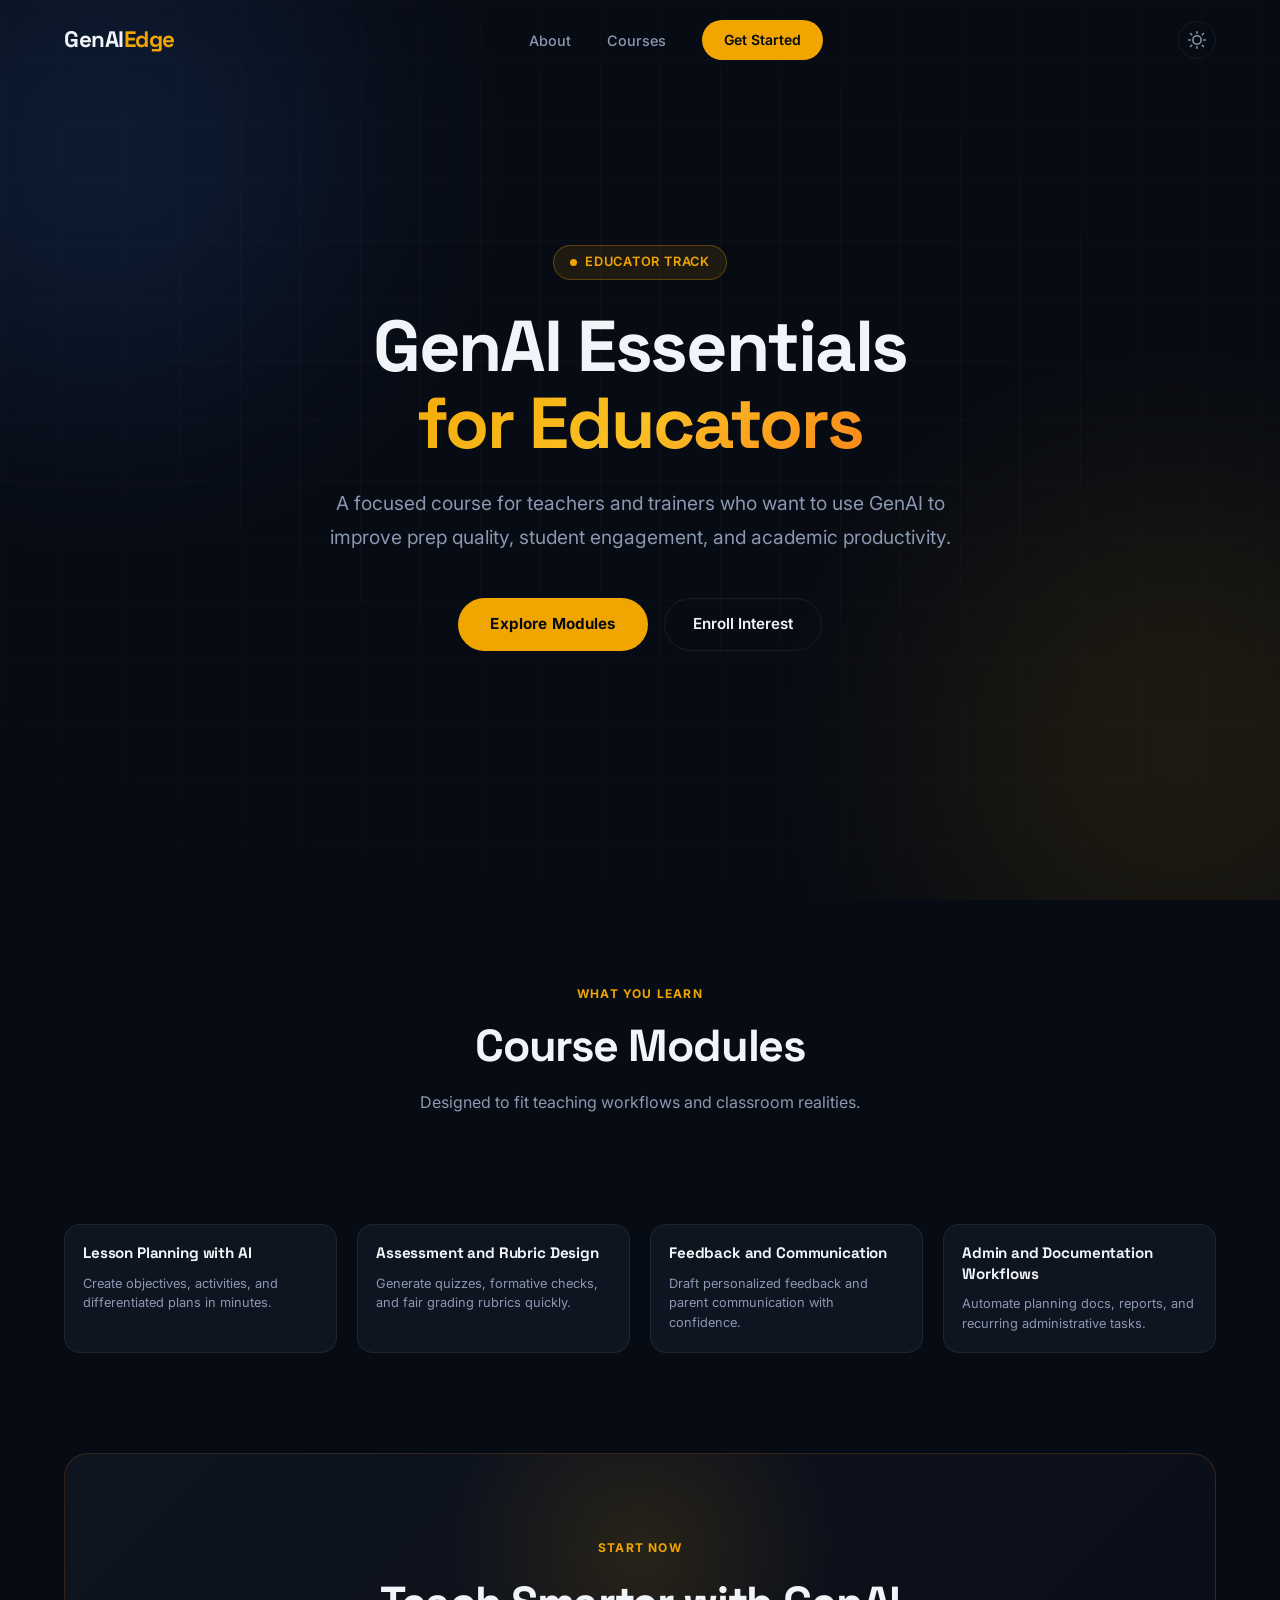
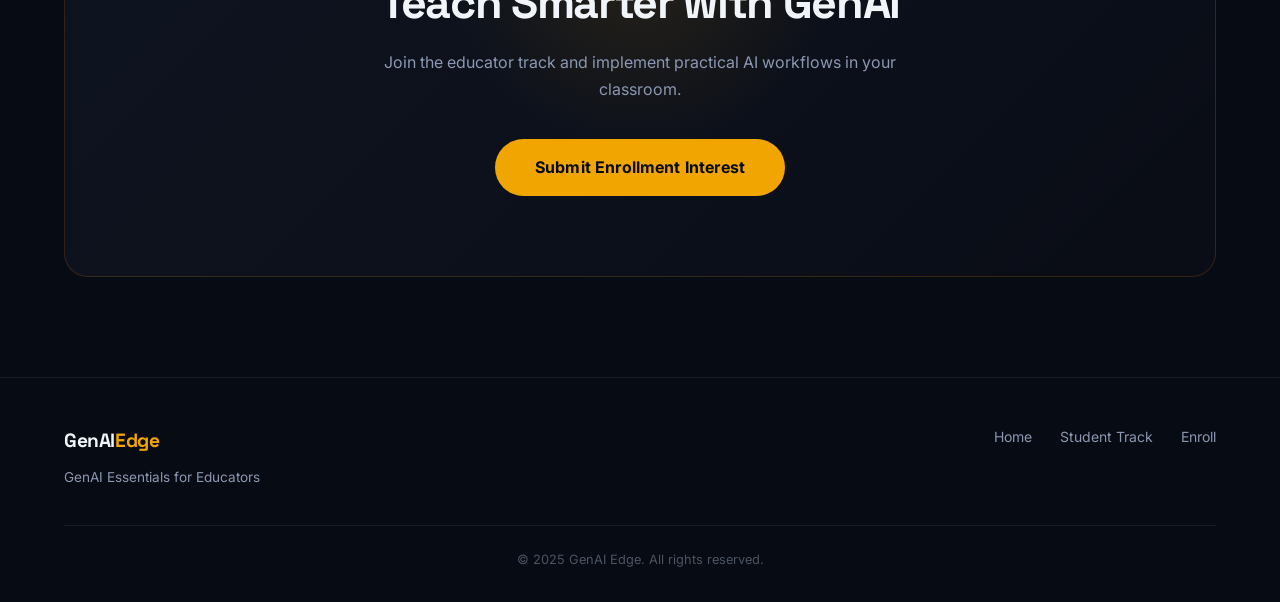
<file: courses-educators.html>
<!DOCTYPE html>
<html lang="en">
<head>
  <meta charset="UTF-8" />
  <meta name="viewport" content="width=device-width, initial-scale=1.0" />
  <meta name="description" content="GenAI Essentials for Educators - Use GenAI for lesson design, assessments, and classroom productivity in 24 hours." />
  <title>GenAI Essentials for Educators | GenAI Edge</title>
  <link rel="stylesheet" href="styles.css" />
  <script>
    (function () {
      var t = localStorage.getItem('genai-edge-theme') || 'dark';
      document.documentElement.setAttribute('data-theme', t);
    })();
  </script>
  <link rel="preconnect" href="https://fonts.googleapis.com" />
  <link rel="preconnect" href="https://fonts.gstatic.com" crossorigin />
  <link href="https://fonts.googleapis.com/css2?family=Inter:wght@300;400;500;600;700;800;900&family=Space+Grotesk:wght@400;500;600;700&display=swap" rel="stylesheet" />
</head>
<body>
  <header class="navbar" id="navbar">
    <div class="nav-container">
      <div class="nav-logo">
        <a href="index.html" class="logo-text">GenAI<span class="logo-accent">Edge</span></a>
      </div>
      <nav class="nav-links" id="navLinks">
        <a href="index.html#about">About</a>
        <a href="index.html#courses">Courses</a>
        <a href="index.html#enroll" class="nav-cta">Get Started</a>
      </nav>
      <div class="nav-right">
        <button class="theme-toggle" id="themeToggle" aria-label="Toggle light/dark theme">
          <svg class="theme-icon theme-icon--sun" width="20" height="20" viewBox="0 0 24 24" fill="none" aria-hidden="true">
            <circle cx="12" cy="12" r="5" stroke="currentColor" stroke-width="1.8" />
            <path d="M12 2v2M12 20v2M4.22 4.22l1.42 1.42M18.36 18.36l1.42 1.42M2 12h2M20 12h2M4.22 19.78l1.42-1.42M18.36 5.64l1.42-1.42" stroke="currentColor" stroke-width="1.8" stroke-linecap="round" />
          </svg>
          <svg class="theme-icon theme-icon--moon" width="20" height="20" viewBox="0 0 24 24" fill="none" aria-hidden="true">
            <path d="M21 12.79A9 9 0 1111.21 3a7 7 0 009.79 9.79z" stroke="currentColor" stroke-width="1.8" stroke-linecap="round" stroke-linejoin="round" />
          </svg>
        </button>
        <button class="hamburger" id="hamburger" aria-label="Toggle menu">
          <span></span><span></span><span></span>
        </button>
      </div>
    </div>
  </header>

  <section class="hero" id="about">
    <div class="hero-bg-grid"></div>
    <div class="hero-glow hero-glow--left"></div>
    <div class="hero-glow hero-glow--right"></div>
    <div class="hero-container">
      <div class="hero-badge">
        <span class="badge-dot"></span>
        <span>Educator Track</span>
      </div>
      <h1 class="hero-title">
        GenAI Essentials
        <span class="hero-title-highlight">for Educators</span>
      </h1>
      <p class="hero-description">
        A focused course for teachers and trainers who want to use GenAI to improve prep quality,
        student engagement, and academic productivity.
      </p>
      <div class="hero-actions">
        <a href="#modules" class="btn-primary">Explore Modules</a>
        <a href="index.html#enroll" class="btn-secondary">Enroll Interest</a>
      </div>
    </div>
  </section>

  <section class="section-intro" id="modules">
    <div class="container">
      <div class="section-tag">What You Learn</div>
      <h2 class="section-title">Course Modules</h2>
      <p class="section-subtitle">Designed to fit teaching workflows and classroom realities.</p>
    </div>
  </section>

  <section class="gallery-section">
    <div class="container">
      <div class="gallery-grid">
        <article class="use-case-card visible">
          <div class="card-body">
            <h3 class="card-title">Lesson Planning with AI</h3>
            <p class="card-brief">Create objectives, activities, and differentiated plans in minutes.</p>
          </div>
        </article>
        <article class="use-case-card visible">
          <div class="card-body">
            <h3 class="card-title">Assessment and Rubric Design</h3>
            <p class="card-brief">Generate quizzes, formative checks, and fair grading rubrics quickly.</p>
          </div>
        </article>
        <article class="use-case-card visible">
          <div class="card-body">
            <h3 class="card-title">Feedback and Communication</h3>
            <p class="card-brief">Draft personalized feedback and parent communication with confidence.</p>
          </div>
        </article>
        <article class="use-case-card visible">
          <div class="card-body">
            <h3 class="card-title">Admin and Documentation Workflows</h3>
            <p class="card-brief">Automate planning docs, reports, and recurring administrative tasks.</p>
          </div>
        </article>
      </div>
    </div>
  </section>

  <section class="cta-section" id="enroll">
    <div class="container">
      <div class="cta-card">
        <div class="cta-glow"></div>
        <div class="cta-content">
          <div class="section-tag">Start Now</div>
          <h2 class="cta-title">Teach Smarter with GenAI</h2>
          <p class="cta-description">Join the educator track and implement practical AI workflows in your classroom.</p>
          <a href="index.html#enroll" class="btn-primary btn-primary--large">Submit Enrollment Interest</a>
        </div>
      </div>
    </div>
  </section>

  <footer class="footer">
    <div class="container">
      <div class="footer-top">
        <div class="footer-brand">
          <span class="logo-text">GenAI<span class="logo-accent">Edge</span></span>
          <p>GenAI Essentials for Educators</p>
        </div>
        <div class="footer-links">
          <a href="index.html">Home</a>
          <a href="courses-students.html">Student Track</a>
          <a href="#enroll">Enroll</a>
        </div>
      </div>
      <div class="footer-bottom">
        <p>&copy; 2025 GenAI Edge. All rights reserved.</p>
      </div>
    </div>
  </footer>

  <script src="script.js"></script>
</body>
</html>
</file>
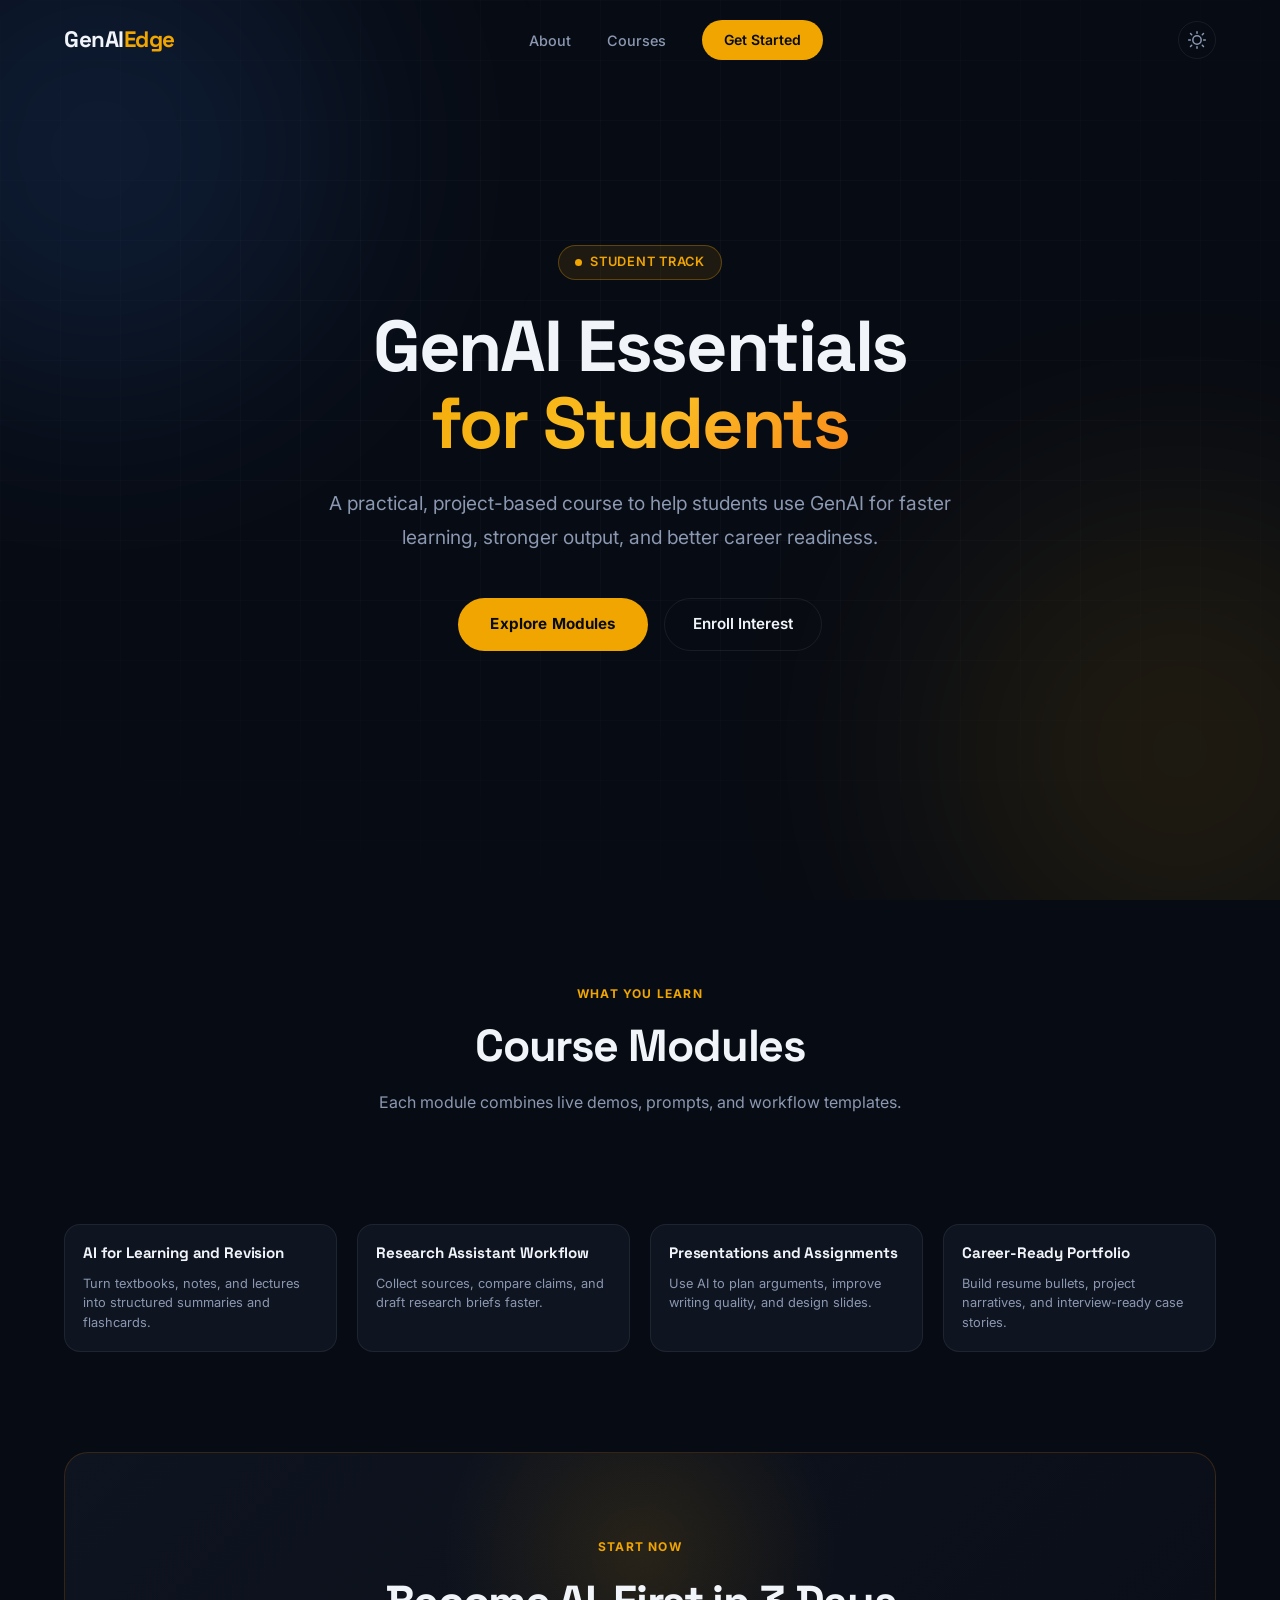
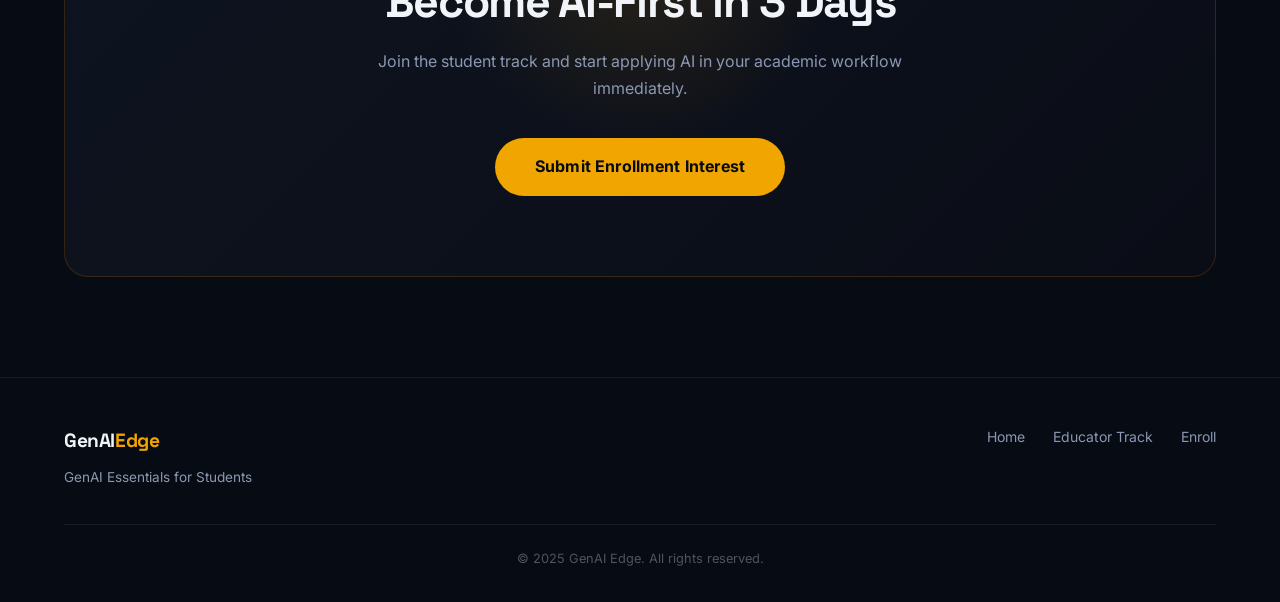
<file: courses-students.html>
<!DOCTYPE html>
<html lang="en">
<head>
  <meta charset="UTF-8" />
  <meta name="viewport" content="width=device-width, initial-scale=1.0" />
  <meta name="description" content="GenAI Essentials for Students - Build AI-first study, research, and career workflows in just 24 hours." />
  <title>GenAI Essentials for Students | GenAI Edge</title>
  <link rel="stylesheet" href="styles.css" />
  <script>
    (function () {
      var t = localStorage.getItem('genai-edge-theme') || 'dark';
      document.documentElement.setAttribute('data-theme', t);
    })();
  </script>
  <link rel="preconnect" href="https://fonts.googleapis.com" />
  <link rel="preconnect" href="https://fonts.gstatic.com" crossorigin />
  <link href="https://fonts.googleapis.com/css2?family=Inter:wght@300;400;500;600;700;800;900&family=Space+Grotesk:wght@400;500;600;700&display=swap" rel="stylesheet" />
</head>
<body>
  <header class="navbar" id="navbar">
    <div class="nav-container">
      <div class="nav-logo">
        <a href="index.html" class="logo-text">GenAI<span class="logo-accent">Edge</span></a>
      </div>
      <nav class="nav-links" id="navLinks">
        <a href="index.html#about">About</a>
        <a href="index.html#courses">Courses</a>
        <a href="index.html#enroll" class="nav-cta">Get Started</a>
      </nav>
      <div class="nav-right">
        <button class="theme-toggle" id="themeToggle" aria-label="Toggle light/dark theme">
          <svg class="theme-icon theme-icon--sun" width="20" height="20" viewBox="0 0 24 24" fill="none" aria-hidden="true">
            <circle cx="12" cy="12" r="5" stroke="currentColor" stroke-width="1.8" />
            <path d="M12 2v2M12 20v2M4.22 4.22l1.42 1.42M18.36 18.36l1.42 1.42M2 12h2M20 12h2M4.22 19.78l1.42-1.42M18.36 5.64l1.42-1.42" stroke="currentColor" stroke-width="1.8" stroke-linecap="round" />
          </svg>
          <svg class="theme-icon theme-icon--moon" width="20" height="20" viewBox="0 0 24 24" fill="none" aria-hidden="true">
            <path d="M21 12.79A9 9 0 1111.21 3a7 7 0 009.79 9.79z" stroke="currentColor" stroke-width="1.8" stroke-linecap="round" stroke-linejoin="round" />
          </svg>
        </button>
        <button class="hamburger" id="hamburger" aria-label="Toggle menu">
          <span></span><span></span><span></span>
        </button>
      </div>
    </div>
  </header>

  <section class="hero" id="about">
    <div class="hero-bg-grid"></div>
    <div class="hero-glow hero-glow--left"></div>
    <div class="hero-glow hero-glow--right"></div>
    <div class="hero-container">
      <div class="hero-badge">
        <span class="badge-dot"></span>
        <span>Student Track</span>
      </div>
      <h1 class="hero-title">
        GenAI Essentials
        <span class="hero-title-highlight">for Students</span>
      </h1>
      <p class="hero-description">
        A practical, project-based course to help students use GenAI for faster learning, stronger output,
        and better career readiness.
      </p>
      <div class="hero-actions">
        <a href="#modules" class="btn-primary">Explore Modules</a>
        <a href="index.html#enroll" class="btn-secondary">Enroll Interest</a>
      </div>
    </div>
  </section>

  <section class="section-intro" id="modules">
    <div class="container">
      <div class="section-tag">What You Learn</div>
      <h2 class="section-title">Course Modules</h2>
      <p class="section-subtitle">Each module combines live demos, prompts, and workflow templates.</p>
    </div>
  </section>

  <section class="gallery-section">
    <div class="container">
      <div class="gallery-grid">
        <article class="use-case-card visible">
          <div class="card-body">
            <h3 class="card-title">AI for Learning and Revision</h3>
            <p class="card-brief">Turn textbooks, notes, and lectures into structured summaries and flashcards.</p>
          </div>
        </article>
        <article class="use-case-card visible">
          <div class="card-body">
            <h3 class="card-title">Research Assistant Workflow</h3>
            <p class="card-brief">Collect sources, compare claims, and draft research briefs faster.</p>
          </div>
        </article>
        <article class="use-case-card visible">
          <div class="card-body">
            <h3 class="card-title">Presentations and Assignments</h3>
            <p class="card-brief">Use AI to plan arguments, improve writing quality, and design slides.</p>
          </div>
        </article>
        <article class="use-case-card visible">
          <div class="card-body">
            <h3 class="card-title">Career-Ready Portfolio</h3>
            <p class="card-brief">Build resume bullets, project narratives, and interview-ready case stories.</p>
          </div>
        </article>
      </div>
    </div>
  </section>

  <section class="cta-section" id="enroll">
    <div class="container">
      <div class="cta-card">
        <div class="cta-glow"></div>
        <div class="cta-content">
          <div class="section-tag">Start Now</div>
          <h2 class="cta-title">Become AI-First in 3 Days</h2>
          <p class="cta-description">Join the student track and start applying AI in your academic workflow immediately.</p>
          <a href="index.html#enroll" class="btn-primary btn-primary--large">Submit Enrollment Interest</a>
        </div>
      </div>
    </div>
  </section>

  <footer class="footer">
    <div class="container">
      <div class="footer-top">
        <div class="footer-brand">
          <span class="logo-text">GenAI<span class="logo-accent">Edge</span></span>
          <p>GenAI Essentials for Students</p>
        </div>
        <div class="footer-links">
          <a href="index.html">Home</a>
          <a href="courses-educators.html">Educator Track</a>
          <a href="#enroll">Enroll</a>
        </div>
      </div>
      <div class="footer-bottom">
        <p>&copy; 2025 GenAI Edge. All rights reserved.</p>
      </div>
    </div>
  </footer>

  <script src="script.js"></script>
</body>
</html>
</file>
<file: styles.css>
/* =============================================
   GenAI Edge – 24 Hrs to AI Fluency
   Stylesheet | styles.css
   ============================================= */

/* ---- Reset & Base ---- */
*, *::before, *::after {
  box-sizing: border-box;
  margin: 0;
  padding: 0;
}

/* ---- Dark theme (default) ---- */
:root,
[data-theme="dark"] {
  --color-bg:           #070b13;
  --color-bg-card:      #0e1420;
  --color-bg-card-alt:  #111827;
  --color-accent:       #f0a500;
  --color-accent-dim:   rgba(240, 165, 0, 0.15);
  --color-accent-glow:  rgba(240, 165, 0, 0.35);
  --color-blue:         #3b82f6;
  --color-blue-dim:     rgba(59, 130, 246, 0.15);
  --color-text-primary: #f1f5f9;
  --color-text-muted:   #8b98b1;
  --color-text-faint:   #4b5563;
  --color-border:       rgba(255, 255, 255, 0.07);
  --color-border-hover: rgba(240, 165, 0, 0.4);
  --color-nav-bg:       rgba(7, 11, 19, 0.95);
  --color-cta-bg:       linear-gradient(135deg, #0e1420 0%, #0a0d16 100%);
  --color-footer-brand: #f1f5f9;
  --shadow-card:        0 4px 24px rgba(0, 0, 0, 0.5);
  --shadow-hover:       0 12px 48px rgba(0, 0, 0, 0.7);
  --hero-glow-left:     rgba(59, 130, 246, 0.4);
  --hero-glow-right:    rgba(240, 165, 0, 0.3);
  --grid-line:          rgba(255, 255, 255, 0.025);
}

/* ---- Light theme ---- */
[data-theme="light"] {
  --color-bg:           #f5f7fa;
  --color-bg-card:      #ffffff;
  --color-bg-card-alt:  #f0f4f8;
  --color-accent:       #d97706;
  --color-accent-dim:   rgba(217, 119, 6, 0.1);
  --color-accent-glow:  rgba(217, 119, 6, 0.3);
  --color-blue:         #2563eb;
  --color-blue-dim:     rgba(37, 99, 235, 0.1);
  --color-text-primary: #0f172a;
  --color-text-muted:   #475569;
  --color-text-faint:   #94a3b8;
  --color-border:       rgba(0, 0, 0, 0.08);
  --color-border-hover: rgba(217, 119, 6, 0.4);
  --color-nav-bg:       rgba(245, 247, 250, 0.95);
  --color-cta-bg:       linear-gradient(135deg, #ffffff 0%, #f0f4f8 100%);
  --color-footer-brand: #0f172a;
  --shadow-card:        0 4px 24px rgba(0, 0, 0, 0.08);
  --shadow-hover:       0 12px 48px rgba(0, 0, 0, 0.15);
  --hero-glow-left:     rgba(59, 130, 246, 0.15);
  --hero-glow-right:    rgba(217, 119, 6, 0.15);
  --grid-line:          rgba(0, 0, 0, 0.04);
}

/* ---- Shared tokens (layout, typography) ---- */
:root {
  --font-main:    'Inter', sans-serif;
  --font-display: 'Space Grotesk', sans-serif;
  --radius-card:  16px;
  --radius-sm:    8px;
  --transition:   0.3s ease;
}

/* Smooth theme transition on all elements */
*, *::before, *::after {
  transition: background-color 0.3s ease, border-color 0.3s ease, color 0.3s ease, box-shadow 0.3s ease;
}

html {
  scroll-behavior: smooth;
  font-size: 16px;
}

body {
  font-family: var(--font-main);
  background-color: var(--color-bg);
  color: var(--color-text-primary);
  line-height: 1.6;
  overflow-x: hidden;
  -webkit-font-smoothing: antialiased;
}

a {
  text-decoration: none;
  color: inherit;
}

img {
  display: block;
  max-width: 100%;
}

.container {
  width: 100%;
  max-width: 1200px;
  margin: 0 auto;
  padding: 0 24px;
}

/* =============================================
   NAVBAR
   ============================================= */
.navbar {
  position: fixed;
  top: 0;
  left: 0;
  right: 0;
  z-index: 1000;
  padding: 0;
  transition: background var(--transition), box-shadow var(--transition);
}

.navbar.scrolled {
  background: var(--color-nav-bg);
  backdrop-filter: blur(12px);
  -webkit-backdrop-filter: blur(12px);
  box-shadow: 0 1px 0 var(--color-border);
}

.nav-container {
  display: flex;
  align-items: center;
  justify-content: space-between;
  max-width: 1200px;
  margin: 0 auto;
  padding: 20px 24px;
}

.nav-logo {
  flex-shrink: 0;
}

.logo-text {
  font-family: var(--font-display);
  font-size: 1.4rem;
  font-weight: 700;
  letter-spacing: -0.02em;
  color: var(--color-text-primary);
}

.logo-accent {
  color: var(--color-accent);
}

.nav-links {
  display: flex;
  align-items: center;
  gap: 36px;
}

.nav-links a {
  font-size: 0.9rem;
  font-weight: 500;
  color: var(--color-text-muted);
  transition: color var(--transition);
}

.nav-links a:hover {
  color: var(--color-text-primary);
}

.nav-cta {
  background: var(--color-accent) !important;
  color: #070b13 !important;
  padding: 9px 22px;
  border-radius: 50px;
  font-weight: 600 !important;
  font-size: 0.875rem !important;
  transition: background var(--transition), transform var(--transition), box-shadow var(--transition) !important;
}

.nav-cta:hover {
  background: #fbbf24 !important;
  transform: translateY(-1px);
  box-shadow: 0 4px 16px var(--color-accent-glow);
}

/* ---- Theme toggle button ---- */
.nav-right {
  display: flex;
  align-items: center;
  gap: 12px;
}

.theme-toggle {
  display: flex;
  align-items: center;
  justify-content: center;
  width: 38px;
  height: 38px;
  border-radius: 50%;
  border: 1px solid var(--color-border);
  background: transparent;
  color: var(--color-text-muted);
  cursor: pointer;
  transition: background var(--transition), border-color var(--transition), color var(--transition), transform 0.2s ease;
  flex-shrink: 0;
}

.theme-toggle:hover {
  background: var(--color-accent-dim);
  border-color: var(--color-accent);
  color: var(--color-accent);
  transform: rotate(20deg);
}

/* Show/hide correct icon based on theme */
[data-theme="dark"]  .theme-icon--moon,
[data-theme="light"] .theme-icon--sun  { display: none; }
[data-theme="dark"]  .theme-icon--sun,
[data-theme="light"] .theme-icon--moon { display: block; }

/* Default (dark) when no attribute set */
:root:not([data-theme="light"]) .theme-icon--moon { display: none; }
:root:not([data-theme="light"]) .theme-icon--sun  { display: block; }

.hamburger {
  display: none;
  flex-direction: column;
  gap: 5px;
  background: none;
  border: none;
  cursor: pointer;
  padding: 4px;
}

.hamburger span {
  display: block;
  width: 24px;
  height: 2px;
  background: var(--color-text-primary);
  border-radius: 2px;
  transition: all 0.3s ease;
}

.hamburger.active span:nth-child(1) { transform: translateY(7px) rotate(45deg); }
.hamburger.active span:nth-child(2) { opacity: 0; }
.hamburger.active span:nth-child(3) { transform: translateY(-7px) rotate(-45deg); }

/* =============================================
   HERO SECTION
   ============================================= */
.hero {
  position: relative;
  min-height: 100vh;
  display: flex;
  flex-direction: column;
  align-items: center;
  justify-content: center;
  overflow: hidden;
  padding: 120px 24px 80px;
}

.hero-bg-grid {
  position: absolute;
  inset: 0;
  background-image:
    linear-gradient(var(--grid-line) 1px, transparent 1px),
    linear-gradient(90deg, var(--grid-line) 1px, transparent 1px);
  background-size: 60px 60px;
  mask-image: radial-gradient(ellipse 80% 70% at 50% 40%, black 30%, transparent 100%);
  -webkit-mask-image: radial-gradient(ellipse 80% 70% at 50% 40%, black 30%, transparent 100%);
}

.hero-glow {
  position: absolute;
  width: 500px;
  height: 500px;
  border-radius: 50%;
  filter: blur(120px);
  pointer-events: none;
  opacity: 0.35;
}

.hero-glow--left {
  background: var(--hero-glow-left);
  top: -100px;
  left: -150px;
}

.hero-glow--right {
  background: var(--hero-glow-right);
  bottom: -100px;
  right: -150px;
}

.hero-container {
  position: relative;
  z-index: 1;
  max-width: 820px;
  text-align: center;
}

.hero-badge {
  display: inline-flex;
  align-items: center;
  gap: 8px;
  background: rgba(240, 165, 0, 0.1);
  border: 1px solid rgba(240, 165, 0, 0.3);
  border-radius: 50px;
  padding: 6px 16px;
  font-size: 0.8rem;
  font-weight: 600;
  color: var(--color-accent);
  letter-spacing: 0.06em;
  text-transform: uppercase;
  margin-bottom: 28px;
}

.badge-dot {
  width: 7px;
  height: 7px;
  background: var(--color-accent);
  border-radius: 50%;
  animation: pulse-dot 2s ease-in-out infinite;
}

@keyframes pulse-dot {
  0%, 100% { opacity: 1; transform: scale(1); }
  50% { opacity: 0.5; transform: scale(0.7); }
}

.hero-title {
  font-family: var(--font-display);
  font-size: clamp(2.6rem, 6vw, 4.5rem);
  font-weight: 800;
  line-height: 1.08;
  letter-spacing: -0.03em;
  color: var(--color-text-primary);
  margin-bottom: 24px;
}

.hero-title-highlight {
  display: block;
  background: linear-gradient(135deg, #f0a500 0%, #fbbf24 50%, #f97316 100%);
  -webkit-background-clip: text;
  -webkit-text-fill-color: transparent;
  background-clip: text;
}

.hero-description {
  font-size: clamp(1rem, 2vw, 1.2rem);
  color: var(--color-text-muted);
  line-height: 1.75;
  max-width: 640px;
  margin: 0 auto 44px;
}

.hero-description strong {
  color: var(--color-text-primary);
  font-weight: 600;
}

.hero-stats {
  display: flex;
  align-items: center;
  justify-content: center;
  gap: 0;
  margin-bottom: 44px;
  background: rgba(255,255,255,0.04);
  border: 1px solid var(--color-border);
  border-radius: 16px;
  padding: 24px 0;
  max-width: 400px;
  margin-left: auto;
  margin-right: auto;
}

.stat-item {
  flex: 1;
  display: flex;
  flex-direction: column;
  align-items: center;
  gap: 4px;
}

.stat-number {
  font-family: var(--font-display);
  font-size: 2.2rem;
  font-weight: 800;
  color: var(--color-accent);
  line-height: 1;
  letter-spacing: -0.02em;
}

.stat-label {
  font-size: 0.75rem;
  font-weight: 500;
  color: var(--color-text-muted);
  text-transform: uppercase;
  letter-spacing: 0.08em;
}

.stat-divider {
  width: 1px;
  height: 40px;
  background: var(--color-border);
}

.hero-actions {
  display: flex;
  align-items: center;
  justify-content: center;
  gap: 16px;
  flex-wrap: wrap;
  margin-bottom: 44px;
}

.btn-primary {
  display: inline-flex;
  align-items: center;
  gap: 8px;
  background: var(--color-accent);
  color: #070b13;
  font-weight: 700;
  font-size: 0.95rem;
  padding: 14px 32px;
  border-radius: 50px;
  transition: background var(--transition), transform var(--transition), box-shadow var(--transition);
  letter-spacing: 0.01em;
}

.btn-primary:hover {
  background: #fbbf24;
  transform: translateY(-2px);
  box-shadow: 0 8px 32px var(--color-accent-glow);
}

.btn-primary--large {
  padding: 16px 40px;
  font-size: 1rem;
}

.btn-secondary {
  display: inline-flex;
  align-items: center;
  gap: 8px;
  background: transparent;
  color: var(--color-text-primary);
  font-weight: 600;
  font-size: 0.95rem;
  padding: 13px 28px;
  border-radius: 50px;
  border: 1px solid var(--color-border);
  transition: border-color var(--transition), background var(--transition), transform var(--transition);
}

.btn-secondary:hover {
  border-color: rgba(255,255,255,0.2);
  background: rgba(255,255,255,0.05);
  transform: translateY(-2px);
}

.hero-scroll-hint {
  position: absolute;
  bottom: 36px;
  left: 50%;
  transform: translateX(-50%);
  display: flex;
  flex-direction: column;
  align-items: center;
  gap: 8px;
  color: var(--color-text-faint);
  font-size: 0.75rem;
  letter-spacing: 0.06em;
  text-transform: uppercase;
}

.scroll-arrow {
  width: 20px;
  height: 20px;
  border-right: 1.5px solid var(--color-text-faint);
  border-bottom: 1.5px solid var(--color-text-faint);
  transform: rotate(45deg);
  animation: scroll-bounce 2s ease-in-out infinite;
}

@keyframes scroll-bounce {
  0%, 100% { transform: rotate(45deg) translateY(0); opacity: 1; }
  50% { transform: rotate(45deg) translateY(5px); opacity: 0.5; }
}

/* =============================================
   SECTION INTRO
   ============================================= */
.section-intro {
  padding: 80px 24px 0;
  text-align: center;
}

.section-tag {
  display: inline-block;
  font-size: 0.75rem;
  font-weight: 700;
  color: var(--color-accent);
  letter-spacing: 0.1em;
  text-transform: uppercase;
  margin-bottom: 16px;
}

.section-title {
  font-family: var(--font-display);
  font-size: clamp(1.8rem, 4vw, 2.8rem);
  font-weight: 700;
  letter-spacing: -0.025em;
  color: var(--color-text-primary);
  margin-bottom: 16px;
  line-height: 1.2;
}

.section-subtitle {
  font-size: 1rem;
  color: var(--color-text-muted);
  max-width: 560px;
  margin: 0 auto;
  line-height: 1.7;
}

/* =============================================
   COURSES SECTION
   ============================================= */
.courses-section {
  padding: 20px 0 36px;
}

.courses-grid {
  margin-top: 36px;
  display: grid;
  grid-template-columns: repeat(2, minmax(0, 1fr));
  gap: 20px;
}

.course-card {
  background: var(--color-bg-card);
  border: 1px solid var(--color-border);
  border-radius: var(--radius-card);
  box-shadow: var(--shadow-card);
}

.course-card-content {
  padding: 28px;
}

.course-audience {
  display: inline-block;
  font-size: 0.72rem;
  font-weight: 700;
  text-transform: uppercase;
  letter-spacing: 0.08em;
  color: var(--color-accent);
  margin-bottom: 12px;
}

.course-title {
  font-family: var(--font-display);
  font-size: 1.35rem;
  line-height: 1.25;
  letter-spacing: -0.01em;
  margin-bottom: 10px;
}

.course-description {
  color: var(--color-text-muted);
  margin-bottom: 20px;
}

.course-link {
  width: fit-content;
}

/* =============================================
   GALLERY SECTION
   ============================================= */
.gallery-section {
  padding: 60px 0 100px;
}

.gallery-grid {
  display: grid;
  grid-template-columns: repeat(4, 1fr);
  gap: 20px;
  margin-top: 48px;
}

/* =============================================
   USE CASE CARDS
   ============================================= */
.use-case-card {
  background: var(--color-bg-card);
  border: 1px solid var(--color-border);
  border-radius: var(--radius-card);
  overflow: hidden;
  display: flex;
  flex-direction: column;
  transition: transform var(--transition), border-color var(--transition), box-shadow var(--transition);
  cursor: pointer;
  will-change: transform;
}

.use-case-card:hover {
  transform: translateY(-6px);
  border-color: var(--color-border-hover);
  box-shadow: 0 20px 60px rgba(0, 0, 0, 0.6), 0 0 0 1px rgba(240, 165, 0, 0.15);
}

.use-case-card--bonus {
  border-color: rgba(240, 165, 0, 0.25);
  background: linear-gradient(135deg, #0e1420 0%, #120d05 100%);
}

.use-case-card--bonus:hover {
  border-color: var(--color-accent);
  box-shadow: 0 20px 60px rgba(0, 0, 0, 0.6), 0 0 40px rgba(240, 165, 0, 0.15);
}

/* Card image */
.card-image-wrap {
  position: relative;
  width: 100%;
  aspect-ratio: 16 / 10;
  overflow: hidden;
  background: var(--color-bg-card-alt);
}

.card-image-wrap img {
  width: 100%;
  height: 100%;
  object-fit: cover;
  transition: transform 0.5s ease;
}

.use-case-card:hover .card-image-wrap img {
  transform: scale(1.05);
}

.card-image-overlay {
  position: absolute;
  inset: 0;
  background: linear-gradient(
    to bottom,
    transparent 40%,
    rgba(14, 20, 32, 0.7) 100%
  );
  pointer-events: none;
}

.card-session-badge {
  position: absolute;
  top: 12px;
  left: 12px;
  background: rgba(0, 0, 0, 0.55);
  backdrop-filter: blur(6px);
  -webkit-backdrop-filter: blur(6px);
  border: 1px solid var(--color-border);
  color: var(--color-text-muted);
  font-size: 0.65rem;
  font-weight: 700;
  letter-spacing: 0.1em;
  text-transform: uppercase;
  padding: 4px 10px;
  border-radius: 50px;
}

.card-session-badge--bonus {
  background: rgba(240, 165, 0, 0.15);
  border-color: rgba(240, 165, 0, 0.4);
  color: var(--color-accent);
}

/* Card body */
.card-body {
  padding: 18px;
  display: flex;
  flex-direction: column;
  flex: 1;
  gap: 10px;
}

.card-title {
  font-family: var(--font-display);
  font-size: 0.95rem;
  font-weight: 700;
  color: var(--color-text-primary);
  line-height: 1.35;
  letter-spacing: -0.01em;
}

.card-brief {
  font-size: 0.8rem;
  color: var(--color-text-muted);
  line-height: 1.55;
  flex: 1;
}

.card-tools {
  display: flex;
  flex-wrap: wrap;
  gap: 6px;
}

.tool-tag {
  font-size: 0.65rem;
  font-weight: 600;
  color: var(--color-blue);
  background: var(--color-blue-dim);
  border: 1px solid rgba(59, 130, 246, 0.2);
  padding: 3px 8px;
  border-radius: 50px;
  letter-spacing: 0.02em;
  white-space: nowrap;
}

.use-case-card--bonus .tool-tag {
  color: var(--color-accent);
  background: var(--color-accent-dim);
  border-color: rgba(240, 165, 0, 0.2);
}

.card-footer {
  display: flex;
  align-items: center;
  justify-content: space-between;
  padding-top: 10px;
  border-top: 1px solid var(--color-border);
  margin-top: auto;
}

.card-hours {
  display: flex;
  align-items: center;
  gap: 5px;
  font-size: 0.75rem;
  font-weight: 500;
  color: var(--color-text-faint);
}

.card-arrow {
  font-size: 1rem;
  color: var(--color-text-faint);
  transition: color var(--transition), transform var(--transition);
}

.use-case-card:hover .card-arrow {
  color: var(--color-accent);
  transform: translateX(4px);
}

/* =============================================
   CTA SECTION
   ============================================= */
.cta-section {
  padding: 0 0 100px;
}

.cta-card {
  position: relative;
  background: var(--color-cta-bg);
  border: 1px solid rgba(217, 119, 6, 0.2);
  border-radius: 24px;
  overflow: hidden;
  padding: 80px 40px;
  text-align: center;
}

.cta-glow {
  position: absolute;
  top: -100px;
  left: 50%;
  transform: translateX(-50%);
  width: 400px;
  height: 400px;
  background: radial-gradient(circle, rgba(240, 165, 0, 0.12) 0%, transparent 70%);
  pointer-events: none;
}

.cta-content {
  position: relative;
  z-index: 1;
  max-width: 560px;
  margin: 0 auto;
}

.cta-title {
  font-family: var(--font-display);
  font-size: clamp(1.8rem, 4vw, 2.8rem);
  font-weight: 800;
  color: var(--color-text-primary);
  letter-spacing: -0.03em;
  line-height: 1.15;
  margin-bottom: 20px;
}

.cta-description {
  font-size: 1rem;
  color: var(--color-text-muted);
  line-height: 1.7;
  margin-bottom: 36px;
}

.cta-content .section-tag {
  margin-bottom: 20px;
}

.cta-actions {
  display: flex;
  align-items: center;
  justify-content: center;
  gap: 12px;
  flex-wrap: wrap;
}

/* =============================================
   FOOTER
   ============================================= */
.footer {
  border-top: 1px solid var(--color-border);
  padding: 48px 0 32px;
}

.footer-top {
  display: flex;
  justify-content: space-between;
  align-items: flex-start;
  gap: 40px;
  margin-bottom: 36px;
  flex-wrap: wrap;
}

.footer-brand .logo-text {
  font-size: 1.2rem;
  margin-bottom: 10px;
  display: block;
}

.footer-brand p {
  font-size: 0.85rem;
  color: var(--color-text-muted);
  max-width: 280px;
  line-height: 1.6;
}

.footer-links {
  display: flex;
  gap: 28px;
  align-items: center;
  flex-wrap: wrap;
}

.footer-links a {
  font-size: 0.875rem;
  color: var(--color-text-muted);
  transition: color var(--transition);
}

.footer-links a:hover {
  color: var(--color-text-primary);
}

.footer-bottom {
  border-top: 1px solid var(--color-border);
  padding-top: 24px;
}

.footer-bottom p {
  font-size: 0.8rem;
  color: var(--color-text-faint);
  text-align: center;
}

/* =============================================
   CARD ENTRANCE ANIMATION
   ============================================= */
.use-case-card {
  opacity: 0;
  transform: translateY(24px);
  transition:
    opacity 0.5s ease,
    transform 0.5s ease,
    border-color var(--transition),
    box-shadow var(--transition);
}

.use-case-card.visible {
  opacity: 1;
  transform: translateY(0);
}

.use-case-card:hover {
  transform: translateY(-6px) !important;
}

/* =============================================
   RESPONSIVE — Tablet (≤ 1024px)
   ============================================= */
@media (max-width: 1024px) {
  .gallery-grid {
    grid-template-columns: repeat(3, 1fr);
    gap: 16px;
  }
}

/* =============================================
   RESPONSIVE — Small Tablet (≤ 768px)
   ============================================= */
@media (max-width: 768px) {
  .nav-links {
    position: fixed;
    top: 0;
    right: -100%;
    width: 260px;
    height: 100vh;
    background: var(--color-nav-bg);
    backdrop-filter: blur(20px);
    -webkit-backdrop-filter: blur(20px);
    border-left: 1px solid var(--color-border);
    flex-direction: column;
    align-items: flex-start;
    justify-content: center;
    padding: 40px 32px;
    gap: 28px;
    transition: right 0.4s ease;
    z-index: 999;
  }

  .nav-links.open {
    right: 0;
  }

  .nav-links a {
    font-size: 1rem;
  }

  .nav-cta {
    width: 100%;
    text-align: center;
    justify-content: center;
  }

  .hamburger {
    display: flex;
    z-index: 1001;
  }

  .gallery-grid {
    grid-template-columns: repeat(2, 1fr);
    gap: 14px;
  }

  .courses-grid {
    grid-template-columns: 1fr;
  }

  .hero {
    padding: 100px 20px 70px;
  }

  .hero-stats {
    max-width: 100%;
  }

  .section-intro {
    padding: 60px 20px 0;
  }

  .gallery-section {
    padding: 48px 0 80px;
  }

  .cta-card {
    padding: 56px 24px;
  }
}

/* =============================================
   RESPONSIVE — Mobile (≤ 480px)
   ============================================= */
@media (max-width: 480px) {
  .gallery-grid {
    grid-template-columns: 1fr 1fr;
    gap: 12px;
  }

  .card-body {
    padding: 14px;
  }

  .card-title {
    font-size: 0.85rem;
  }

  .card-brief {
    font-size: 0.75rem;
  }

  .tool-tag {
    font-size: 0.6rem;
  }

  .hero-actions {
    flex-direction: column;
    align-items: stretch;
  }

  .btn-primary,
  .btn-secondary {
    width: 100%;
    justify-content: center;
  }

  .course-link {
    width: 100%;
  }

  .hero-badge {
    font-size: 0.7rem;
  }

  .stat-number {
    font-size: 1.8rem;
  }

  .footer-top {
    flex-direction: column;
    gap: 24px;
  }
}

/* =============================================
   RESPONSIVE — Very Small (≤ 360px)
   ============================================= */
@media (max-width: 360px) {
  .gallery-grid {
    grid-template-columns: 1fr;
  }
}

/* =============================================
   SCROLL FADE-IN UTILITY
   ============================================= */
.fade-in-up {
  opacity: 0;
  transform: translateY(20px);
  transition: opacity 0.6s ease, transform 0.6s ease;
}

.fade-in-up.visible {
  opacity: 1;
  transform: translateY(0);
}
</file>
